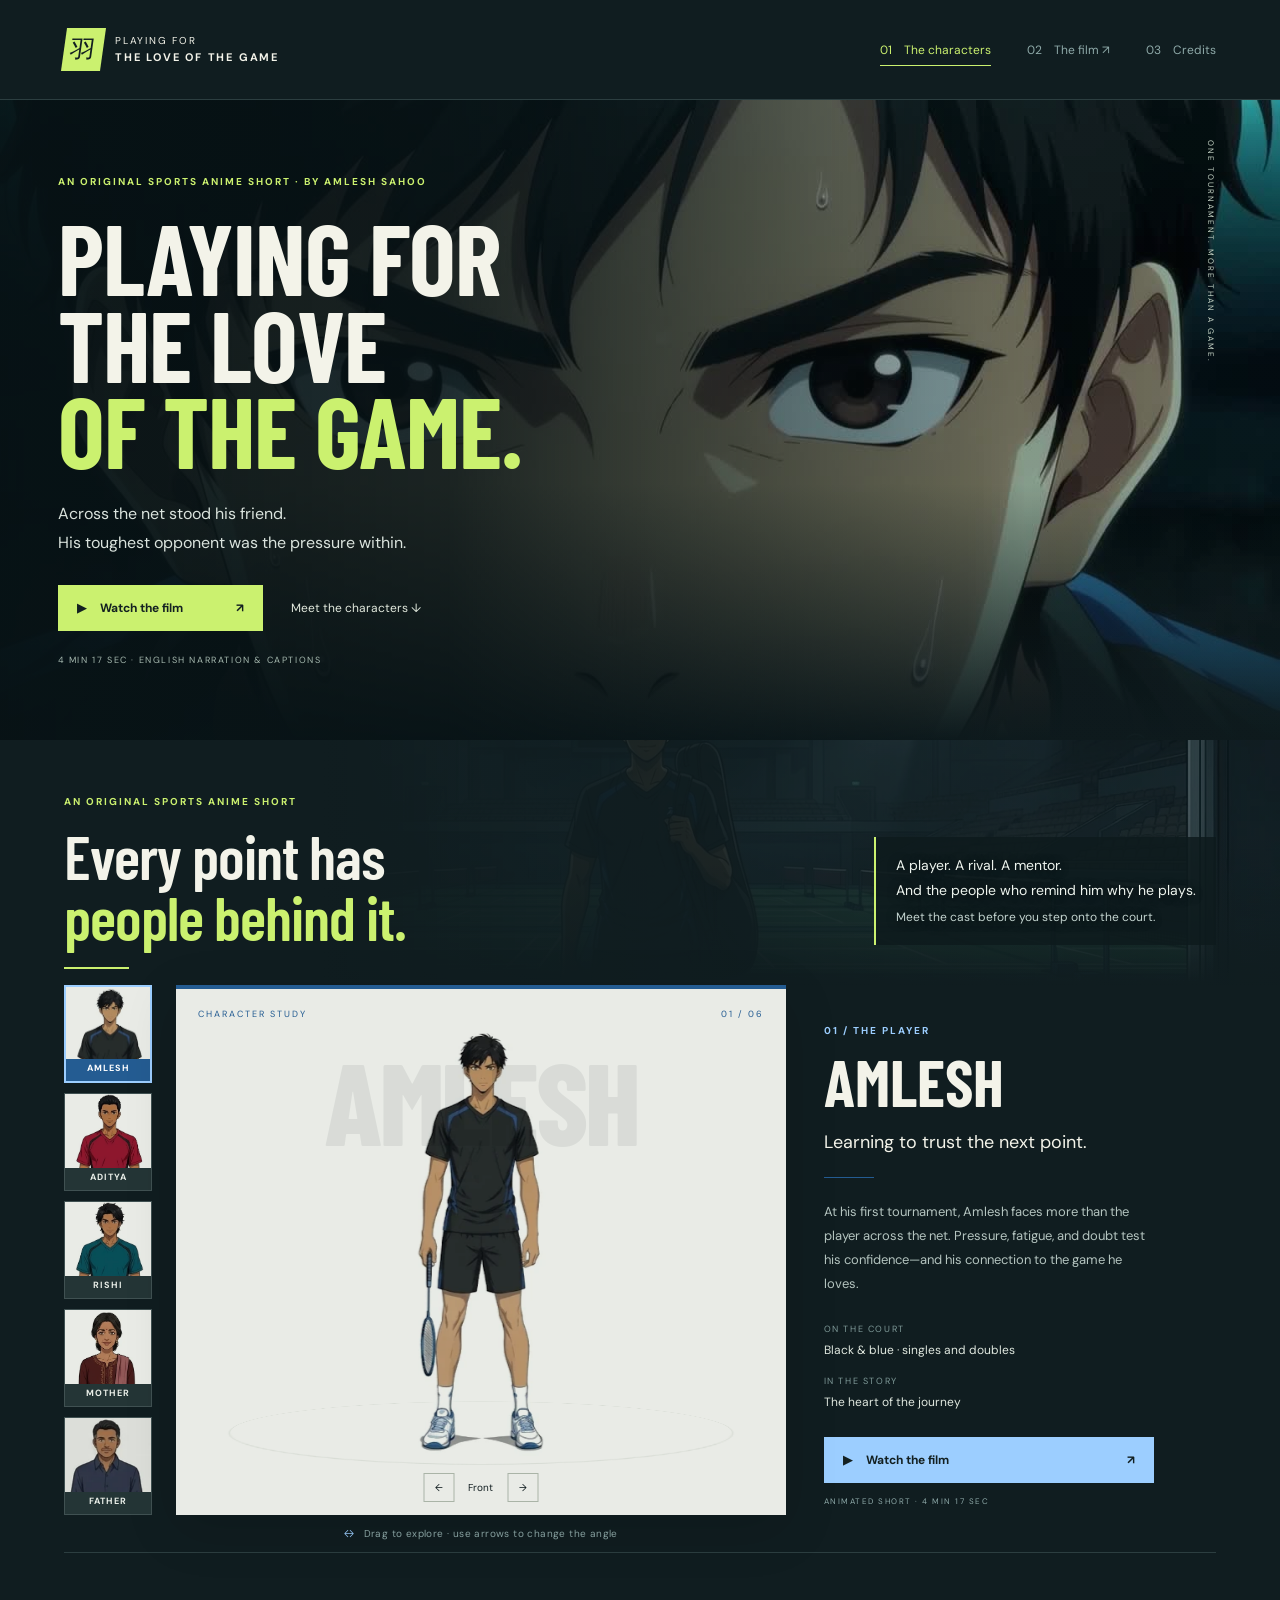
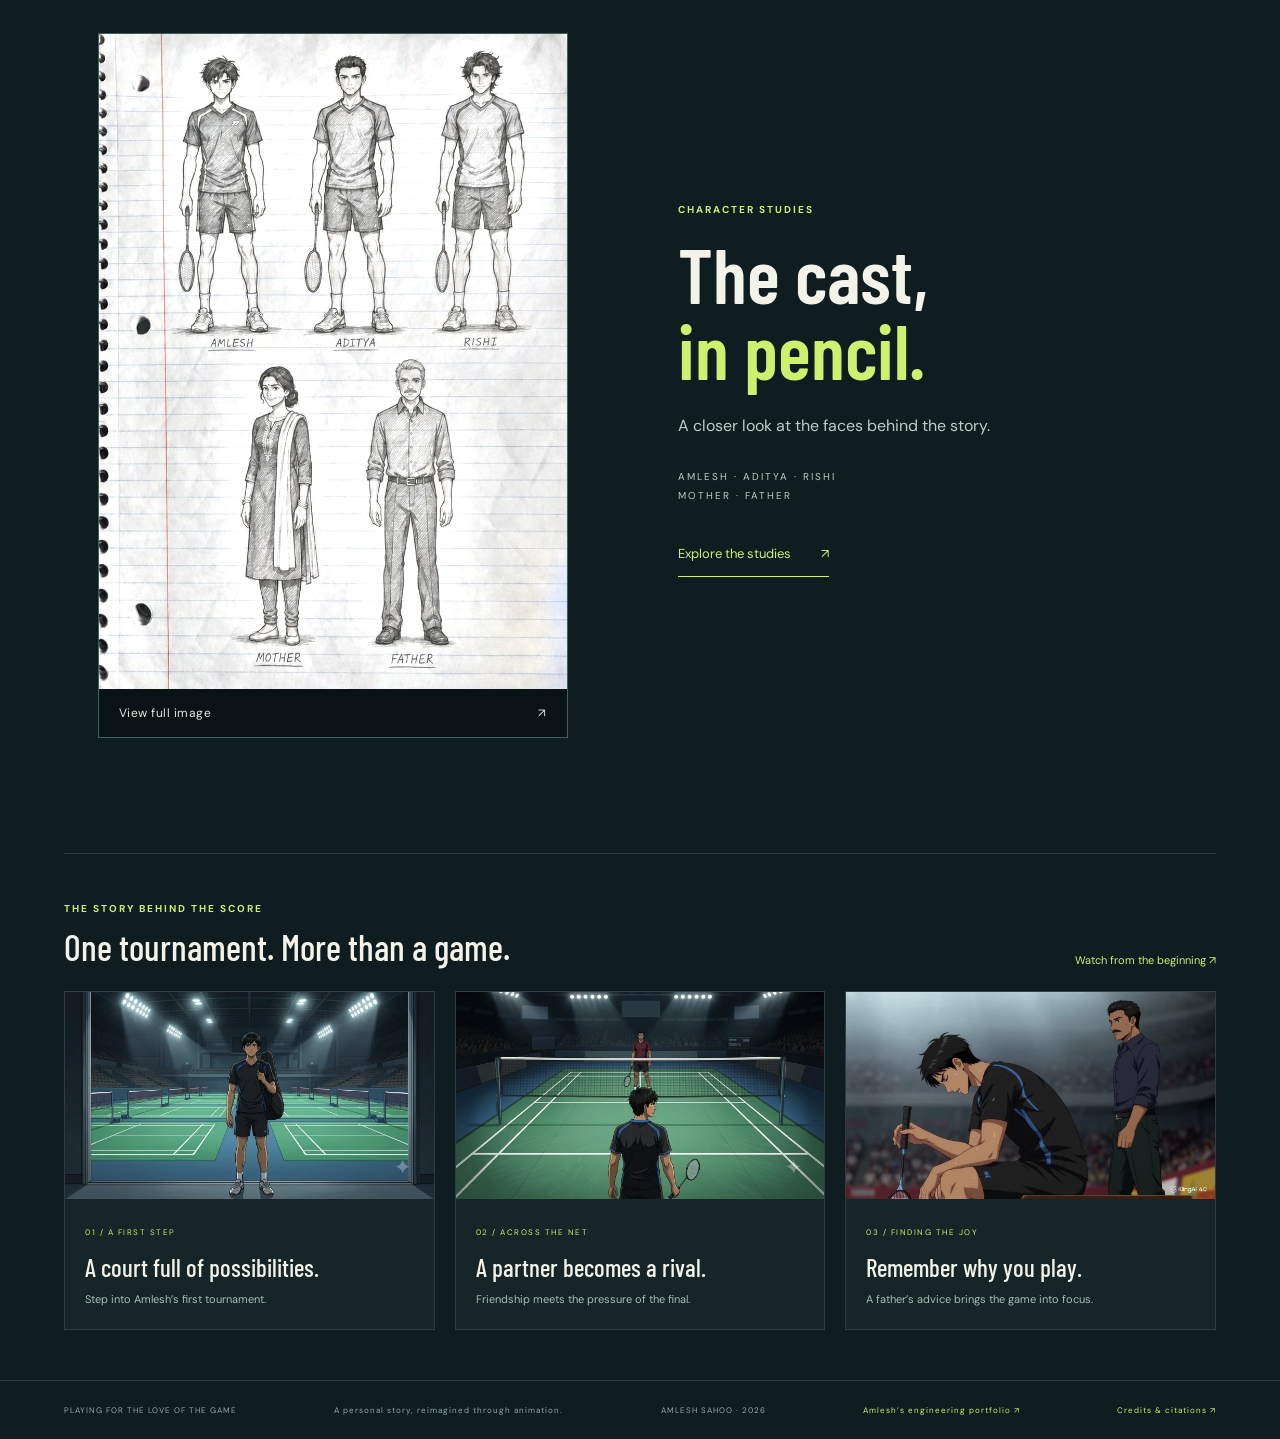
<file: index.html>
<!doctype html><html lang="en"><head><meta charset="utf-8"><meta name="viewport" content="width=device-width,initial-scale=1"><title>Playing for the Love of the Game — Meet the Cast</title><meta name="description" content="Meet the cast of Amlesh Sahoo's animated badminton short, then watch the 4-minute film about pressure, friendship and finding the joy of the game."><link rel="canonical" href="https://buffer-cloud.github.io/playing-for-love/"><link rel="icon" href="assets/favicon.svg" type="image/svg+xml"><meta name="theme-color" content="#101d20"><meta property="og:type" content="website"><meta property="og:site_name" content="Playing for the Love of the Game"><meta property="og:title" content="Playing for the Love of the Game — an animated badminton short"><meta property="og:description" content="Meet the cast of Amlesh Sahoo's animated badminton short, then watch the 4-minute film about pressure, friendship and finding the joy of the game."><meta property="og:url" content="https://buffer-cloud.github.io/playing-for-love/"><meta property="og:image" content="https://buffer-cloud.github.io/playing-for-love/assets/film-poster.jpg"><meta property="og:image:width" content="1280"><meta property="og:image:height" content="720"><meta property="og:image:alt" content="Close-up of Amlesh, focused before the deciding game"><meta name="twitter:card" content="summary_large_image"><meta name="twitter:title" content="Playing for the Love of the Game — an animated badminton short"><meta name="twitter:description" content="Meet the cast of Amlesh Sahoo's animated badminton short, then watch the 4-minute film about pressure, friendship and finding the joy of the game."><meta name="twitter:image" content="https://buffer-cloud.github.io/playing-for-love/assets/film-poster.jpg"><link rel="stylesheet" href="style.css"></head><body><a class="skip" href="#main">Skip to content</a><header><a class="brand" href="index.html"><span class="brand-mark">羽</span><span>PLAYING FOR<br><strong>THE LOVE OF THE GAME</strong></span></a><nav aria-label="Main navigation"><a class="active" href="index.html">01 <span>The characters</span></a><a href="film.html">02 <span>The film ↗</span></a><a href="credits.html">03 <span>Credits</span></a></nav></header><main id="main"><section class="cinema-hero" aria-labelledby="hero-title"><video id="hero-video" muted loop playsinline preload="none" poster="assets/film-poster.jpg" aria-hidden="true" tabindex="-1"></video><div class="hero-shade"></div><div class="hero-copy"><p class="eyebrow">AN ORIGINAL SPORTS ANIME SHORT · BY AMLESH SAHOO</p><h1 id="hero-title">PLAYING FOR<br>THE LOVE<br><em>OF THE GAME.</em></h1><p class="hero-hook">Across the net stood his friend.<br>His toughest opponent was the pressure within.</p><div class="hero-actions"><a class="watch" href="film.html"><span class="play">▶</span> Watch the film <span>↗</span></a><a class="meet-link" href="#characters">Meet the characters ↓</a></div><p class="hero-meta">4 MIN 17 SEC · ENGLISH NARRATION &amp; CAPTIONS</p></div><button id="hero-motion" class="hero-motion" aria-label="Play background montage" hidden>Play motion</button><span class="hero-label" aria-hidden="true">ONE TOURNAMENT. MORE THAN A GAME.</span></section><section class="intro" id="characters"><div><p class="eyebrow">AN ORIGINAL SPORTS ANIME SHORT</p><h2 class="gallery-heading">Every point has<br><em>people behind it.</em></h2></div><p class="intro-copy">A player. A rival. A mentor.<br>And the people who remind him why he plays.<br><span>Meet the cast before you step onto the court.</span></p></section><section class="gallery" aria-label="Meet the characters"><div class="roster" role="group" aria-label="Select a character"></div><div class="stage-wrap"><div class="stage" tabindex="0" role="group" aria-label="Character views. Drag horizontally or use left and right arrow keys."><div class="stage-word" aria-hidden="true">AMLESH</div><div class="stage-top"><span>CHARACTER STUDY</span><span id="view-count">01 / 06</span></div><div class="floor" aria-hidden="true"></div><div class="sprite"><img id="character" src="assets/amlesh.webp" alt="Amlesh in his black and blue badminton uniform" draggable="false"></div><div class="stage-bottom"><button id="prev" aria-label="Previous character angle">←</button><span id="angle">Front</span><button id="next" aria-label="Next character angle">→</button></div></div><div class="drag-note"><span>↔</span> Drag to explore · use arrows to change the angle</div></div><article class="bio" aria-live="polite"><p class="eyebrow" id="role"></p><h2 id="name"></h2><p class="tagline" id="tagline"></p><div class="rule"></div><p id="description"></p><dl><div><dt>ON THE COURT</dt><dd id="court"></dd></div><div><dt>IN THE STORY</dt><dd id="story"></dd></div></dl><a class="watch" href="film.html"><span class="play">▶</span> Watch the film <span>↗</span></a><p class="runtime">ANIMATED SHORT · 4 MIN 17 SEC</p></article></section><section class="sketch-section" id="character-studies" aria-labelledby="sketch-heading"><div class="sketch-art"><button class="sketch-open" aria-label="Enlarge the character studies"><img src="assets/character-studies-page.webp" alt="Pencil-style studies of Amlesh, Aditya, Rishi, Mother, and Father on a lined notebook page" loading="lazy" width="900" height="1260"><span>View full image <span aria-hidden="true">↗</span></span></button></div><div class="sketch-copy"><p class="eyebrow">CHARACTER STUDIES</p><h2 id="sketch-heading">The cast,<br><em>in pencil.</em></h2><p>A closer look at the faces behind the story.</p><p class="sketch-names">AMLESH · ADITYA · RISHI<br>MOTHER · FATHER</p><button class="sketch-open sketch-view">Explore the studies <span aria-hidden="true">↗</span></button></div></section><dialog class="sketch-dialog" aria-label="Character studies enlarged"><button class="sketch-close" aria-label="Close enlarged character studies">Close ✕</button><img src="assets/character-studies-page.webp" width="900" height="1260" alt="Enlarged pencil-style studies of all five characters on a lined notebook page"></dialog><section class="story-section" aria-labelledby="story-heading"><div class="section-heading"><div><p class="eyebrow">THE STORY BEHIND THE SCORE</p><h2 id="story-heading">One tournament. More than a game.</h2></div><a href="film.html">Watch from the beginning ↗</a></div><div class="story-grid"><a class="story-card" href="film.html?t=16.5"><img src="assets/arrival.webp" alt="Amlesh arrives at the tournament hall" loading="lazy"><div><span>01 / A FIRST STEP</span><h3>A court full of possibilities.</h3><p>Step into Amlesh’s first tournament.</p></div></a><a class="story-card" href="film.html?t=75.5"><img src="assets/faceoff.webp" alt="Amlesh and Aditya face each other across the net" loading="lazy"><div><span>02 / ACROSS THE NET</span><h3>A partner becomes a rival.</h3><p>Friendship meets the pressure of the final.</p></div></a><a class="story-card" href="film.html?t=139"><img src="assets/father-scene.jpg" alt="Amlesh listens to his father beside the court" loading="lazy"><div><span>03 / FINDING THE JOY</span><h3>Remember why you play.</h3><p>A father’s advice brings the game into focus.</p></div></a></div></section></main><footer><span>PLAYING FOR THE LOVE OF THE GAME</span><span>A personal story, reimagined through animation.</span><span>AMLESH SAHOO · 2026</span><a href="https://buffer-cloud.github.io/" target="_blank" rel="noopener">Amlesh’s engineering portfolio ↗</a><a href="credits.html">Credits &amp; citations ↗</a></footer><script src="app.js"></script><script src="motion.js"></script><script src="hero.js"></script><script src="studies.js"></script></body></html>
</file>
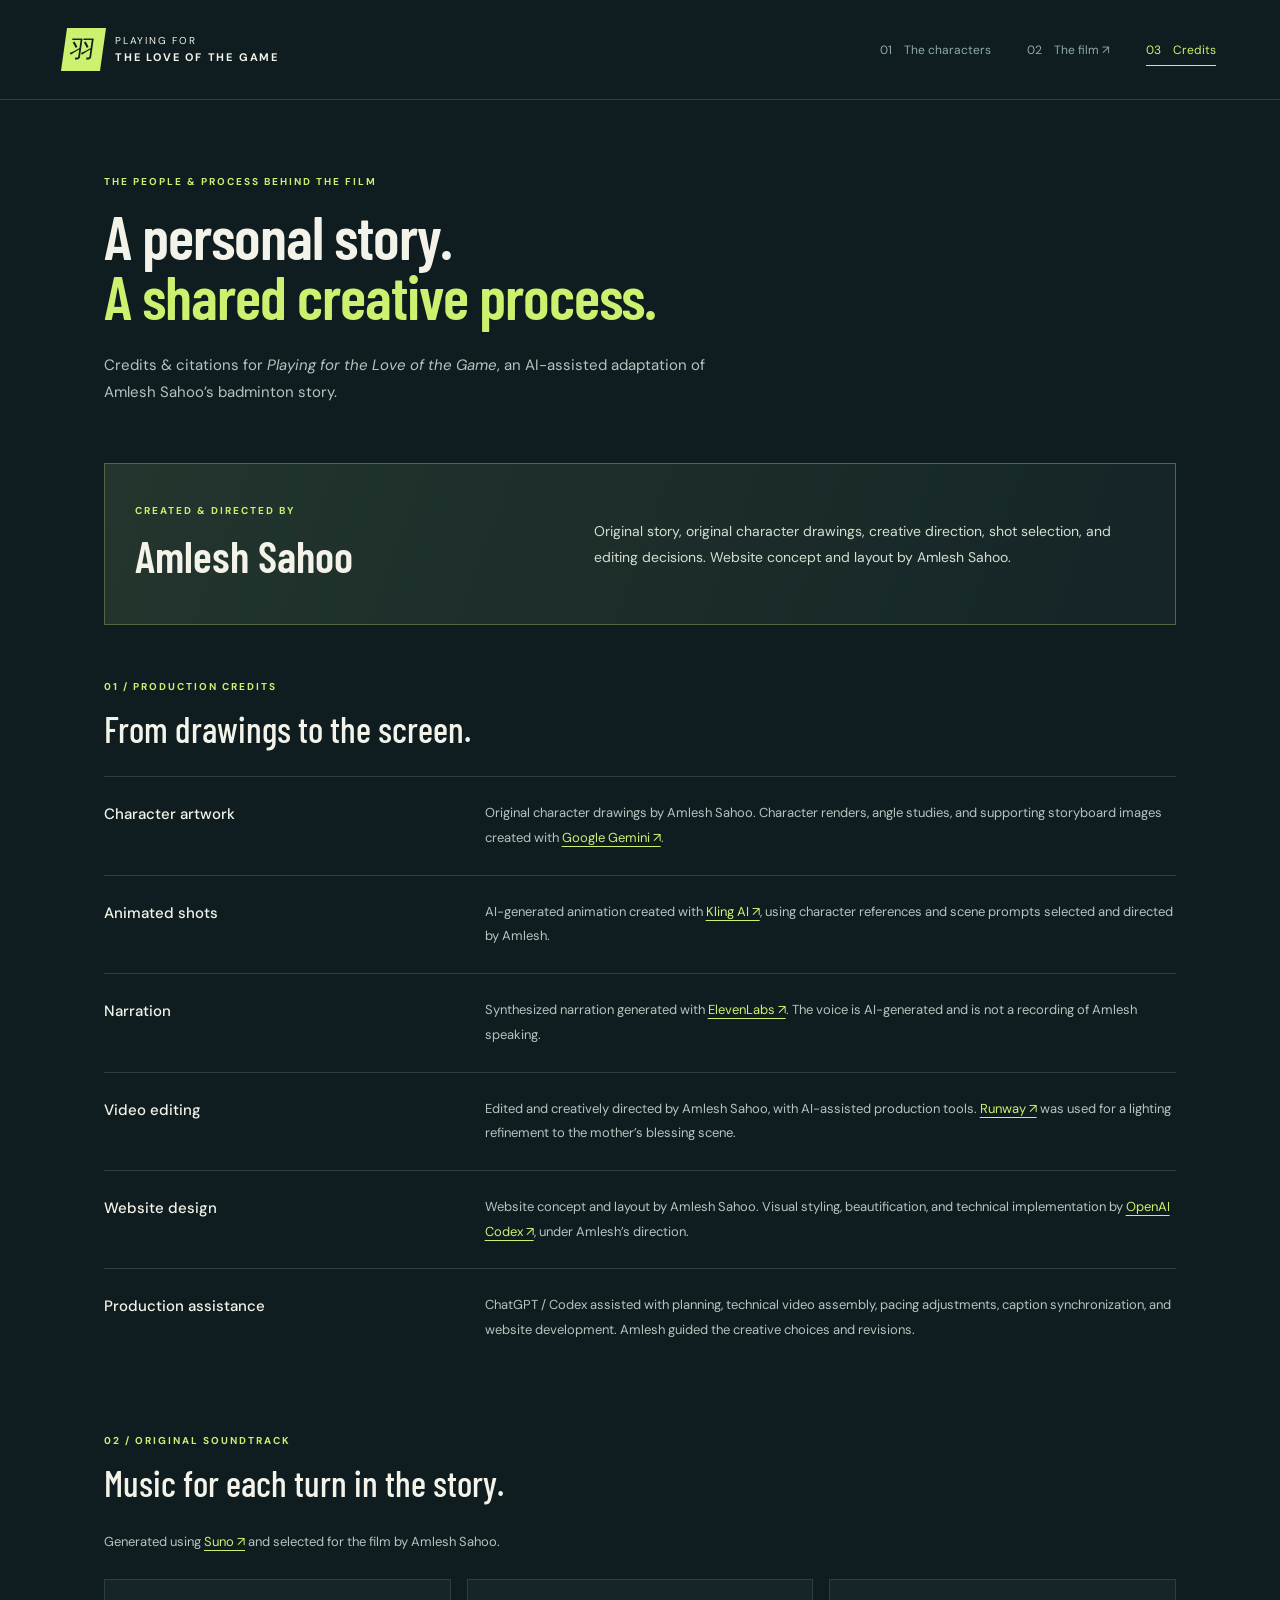
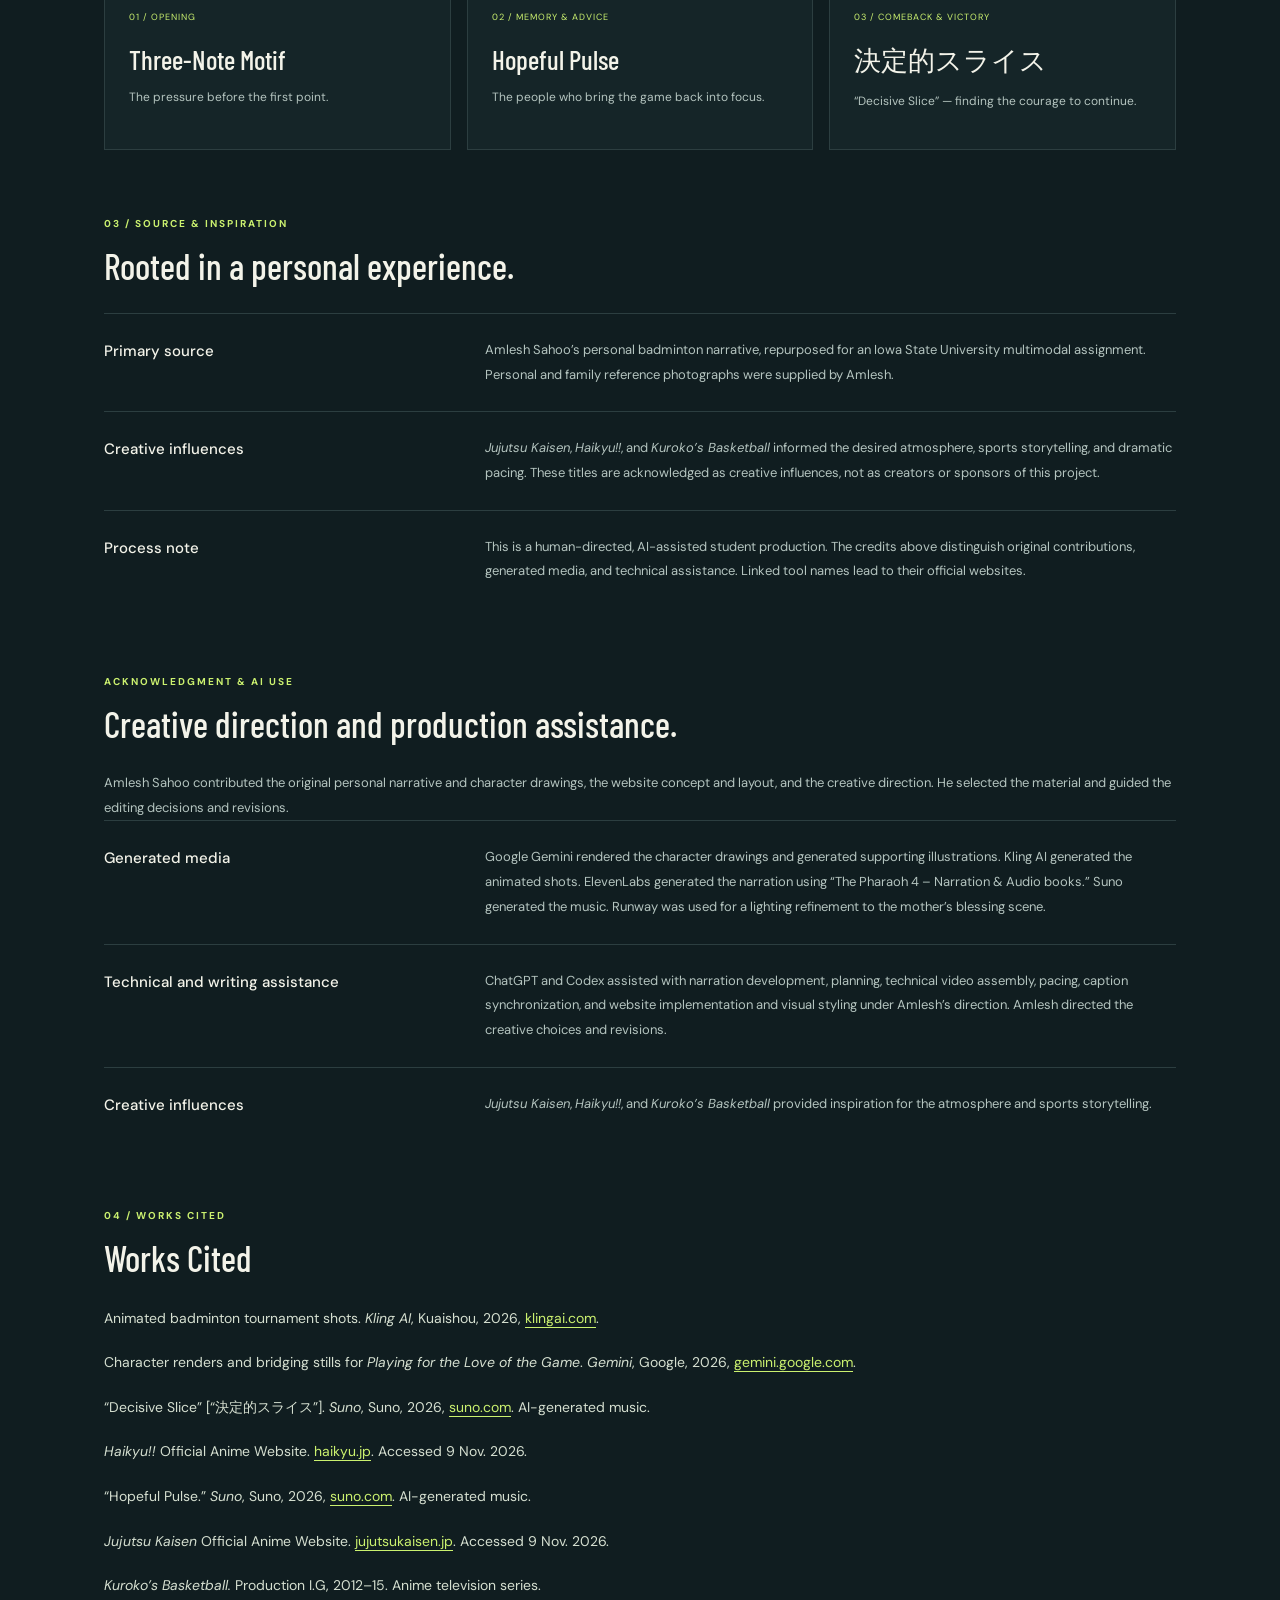
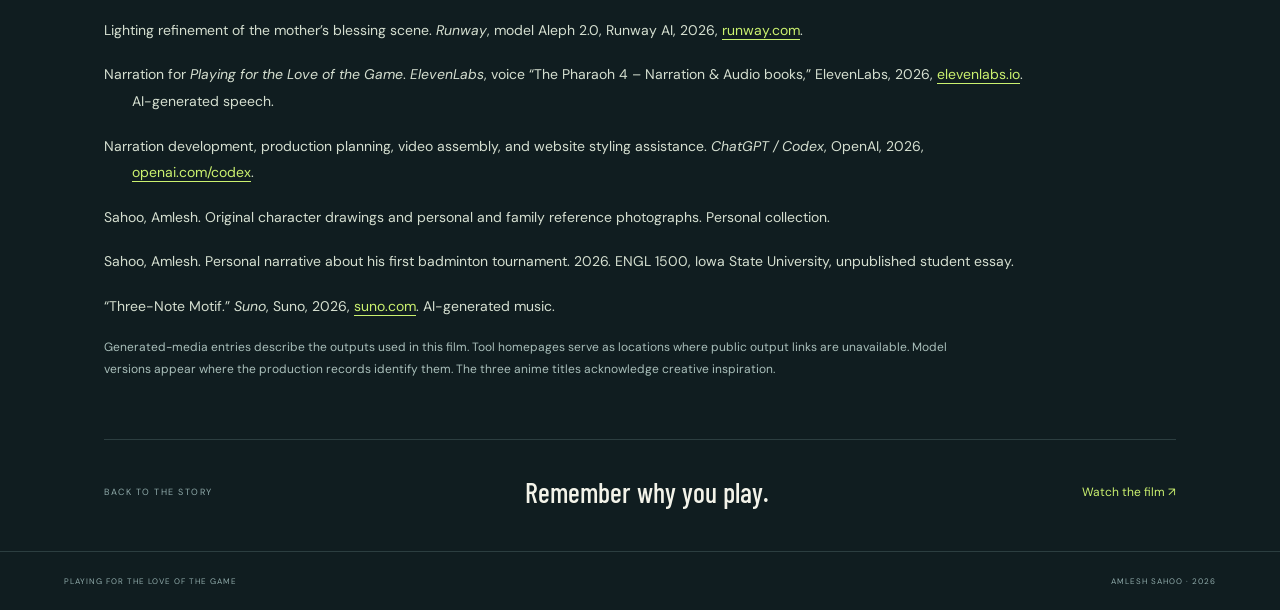
<file: credits.html>
<!doctype html><html lang="en"><head><meta charset="utf-8"><meta name="viewport" content="width=device-width,initial-scale=1"><title>Credits &amp; Citations — Playing for the Love of the Game</title><meta name="description" content="Production credits, tools and MLA citations for Amlesh Sahoo’s AI-assisted animated badminton short."><link rel="canonical" href="https://buffer-cloud.github.io/playing-for-love/credits.html"><link rel="icon" href="assets/favicon.svg" type="image/svg+xml"><meta name="theme-color" content="#101d20"><meta property="og:type" content="website"><meta property="og:site_name" content="Playing for the Love of the Game"><meta property="og:title" content="Credits & Citations — Playing for the Love of the Game"><meta property="og:description" content="Production credits, tools and MLA citations for Amlesh Sahoo’s AI-assisted animated badminton short."><meta property="og:url" content="https://buffer-cloud.github.io/playing-for-love/credits.html"><meta property="og:image" content="https://buffer-cloud.github.io/playing-for-love/assets/film-poster.jpg"><meta property="og:image:width" content="1280"><meta property="og:image:height" content="720"><meta property="og:image:alt" content="Close-up of Amlesh, focused before the deciding game"><meta name="twitter:card" content="summary_large_image"><meta name="twitter:title" content="Credits & Citations — Playing for the Love of the Game"><meta name="twitter:description" content="Production credits, tools and MLA citations for Amlesh Sahoo’s AI-assisted animated badminton short."><meta name="twitter:image" content="https://buffer-cloud.github.io/playing-for-love/assets/film-poster.jpg"><link rel="stylesheet" href="style.css"></head><body><a class="skip" href="#main">Skip to content</a><header><a class="brand" href="index.html"><span class="brand-mark">羽</span><span>PLAYING FOR<br><strong>THE LOVE OF THE GAME</strong></span></a><nav aria-label="Main navigation"><a href="index.html">01 <span>The characters</span></a><a href="film.html">02 <span>The film ↗</span></a><a class="active" aria-current="page" href="credits.html">03 <span>Credits</span></a></nav></header><main id="main" class="credits-page">
<section class="credits-hero"><p class="eyebrow">THE PEOPLE &amp; PROCESS BEHIND THE FILM</p><h1>A personal story.<br><em>A shared creative process.</em></h1><p>Credits &amp; citations for <i>Playing for the Love of the Game</i>, an AI-assisted adaptation of Amlesh Sahoo’s badminton story.</p></section>
<section class="creator-credit"><div><p class="eyebrow">CREATED &amp; DIRECTED BY</p><h2>Amlesh Sahoo</h2></div><p>Original story, original character drawings, creative direction, shot selection, and editing decisions. Website concept and layout by Amlesh Sahoo.</p></section>
<section class="credit-section"><p class="eyebrow">01 / PRODUCTION CREDITS</p><h2>From drawings to the screen.</h2>
<div class="credit-row"><h3>Character artwork</h3><p>Original character drawings by Amlesh Sahoo. Character renders, angle studies, and supporting storyboard images created with <a href="https://gemini.google.com/">Google Gemini ↗</a>.</p></div>
<div class="credit-row"><h3>Animated shots</h3><p>AI-generated animation created with <a href="https://kling.ai/">Kling AI ↗</a>, using character references and scene prompts selected and directed by Amlesh.</p></div>
<div class="credit-row"><h3>Narration</h3><p>Synthesized narration generated with <a href="https://elevenlabs.io/">ElevenLabs ↗</a>. The voice is AI-generated and is not a recording of Amlesh speaking.</p></div>
<div class="credit-row"><h3>Video editing</h3><p>Edited and creatively directed by Amlesh Sahoo, with AI-assisted production tools. <a href="https://runway.com/">Runway ↗</a> was used for a lighting refinement to the mother’s blessing scene.</p></div>
<div class="credit-row"><h3>Website design</h3><p>Website concept and layout by Amlesh Sahoo. Visual styling, beautification, and technical implementation by <a href="https://openai.com/codex/">OpenAI Codex ↗</a>, under Amlesh’s direction.</p></div>
<div class="credit-row"><h3>Production assistance</h3><p>ChatGPT / Codex assisted with planning, technical video assembly, pacing adjustments, caption synchronization, and website development. Amlesh guided the creative choices and revisions.</p></div>
</section>
<section class="credit-section"><p class="eyebrow">02 / ORIGINAL SOUNDTRACK</p><h2>Music for each turn in the story.</h2><p class="credit-intro">Generated using <a href="https://suno.com/">Suno ↗</a> and selected for the film by Amlesh Sahoo.</p><div class="music-credits">
<article><span>01 / OPENING</span><h3>Three-Note Motif</h3><p>The pressure before the first point.</p></article>
<article><span>02 / MEMORY &amp; ADVICE</span><h3>Hopeful Pulse</h3><p>The people who bring the game back into focus.</p></article>
<article><span>03 / COMEBACK &amp; VICTORY</span><h3>決定的スライス</h3><p>“Decisive Slice” — finding the courage to continue.</p></article></div></section>
<section class="credit-section"><p class="eyebrow">03 / SOURCE &amp; INSPIRATION</p><h2>Rooted in a personal experience.</h2>
<div class="credit-row"><h3>Primary source</h3><p>Amlesh Sahoo’s personal badminton narrative, repurposed for an Iowa State University multimodal assignment. Personal and family reference photographs were supplied by Amlesh.</p></div>
<div class="credit-row"><h3>Creative influences</h3><p><i>Jujutsu Kaisen</i>, <i>Haikyu!!</i>, and <i>Kuroko’s Basketball</i> informed the desired atmosphere, sports storytelling, and dramatic pacing. These titles are acknowledged as creative influences, not as creators or sponsors of this project.</p></div>
<div class="credit-row"><h3>Process note</h3><p>This is a human-directed, AI-assisted student production. The credits above distinguish original contributions, generated media, and technical assistance. Linked tool names lead to their official websites.</p></div>
</section><section class="credit-section" aria-labelledby="acknowledgment-title"><p class="eyebrow">ACKNOWLEDGMENT &amp; AI USE</p><h2 id="acknowledgment-title">Creative direction and production assistance.</h2><p class="credit-intro">Amlesh Sahoo contributed the original personal narrative and character drawings, the website concept and layout, and the creative direction. He selected the material and guided the editing decisions and revisions.</p><div class="credit-row"><h3>Generated media</h3><p>Google Gemini rendered the character drawings and generated supporting illustrations. Kling AI generated the animated shots. ElevenLabs generated the narration using “The Pharaoh 4 – Narration &amp; Audio books.” Suno generated the music. Runway was used for a lighting refinement to the mother’s blessing scene.</p></div><div class="credit-row"><h3>Technical and writing assistance</h3><p>ChatGPT and Codex assisted with narration development, planning, technical video assembly, pacing, caption synchronization, and website implementation and visual styling under Amlesh’s direction. Amlesh directed the creative choices and revisions.</p></div><div class="credit-row"><h3>Creative influences</h3><p><i>Jujutsu Kaisen</i>, <i>Haikyu!!</i>, and <i>Kuroko’s Basketball</i> provided inspiration for the atmosphere and sports storytelling.</p></div></section><section class="credit-section works-cited" aria-labelledby="works-title"><p class="eyebrow">04 / WORKS CITED</p><h2 id="works-title">Works Cited</h2><div class="mla-entries"><p>Animated badminton tournament shots. <i>Kling AI</i>, Kuaishou, 2026, <a href="https://klingai.com/">klingai.com</a>.</p><p>Character renders and bridging stills for <i>Playing for the Love of the Game</i>. <i>Gemini</i>, Google, 2026, <a href="https://gemini.google.com/">gemini.google.com</a>.</p><p>“Decisive Slice” [“決定的スライス”]. <i>Suno</i>, Suno, 2026, <a href="https://suno.com/">suno.com</a>. AI-generated music.</p><p><i>Haikyu!!</i> Official Anime Website. <a href="https://haikyu.jp/">haikyu.jp</a>. Accessed 9 Nov. 2026.</p><p>“Hopeful Pulse.” <i>Suno</i>, Suno, 2026, <a href="https://suno.com/">suno.com</a>. AI-generated music.</p><p><i>Jujutsu Kaisen</i> Official Anime Website. <a href="https://jujutsukaisen.jp/">jujutsukaisen.jp</a>. Accessed 9 Nov. 2026.</p><p><i>Kuroko’s Basketball.</i> Production I.G, 2012–15. Anime television series.</p><p>Lighting refinement of the mother’s blessing scene. <i>Runway</i>, model Aleph 2.0, Runway AI, 2026, <a href="https://runway.com/">runway.com</a>.</p><p>Narration for <i>Playing for the Love of the Game</i>. <i>ElevenLabs</i>, voice “The Pharaoh 4 – Narration &amp; Audio books,” ElevenLabs, 2026, <a href="https://elevenlabs.io/">elevenlabs.io</a>. AI-generated speech.</p><p>Narration development, production planning, video assembly, and website styling assistance. <i>ChatGPT / Codex</i>, OpenAI, 2026, <a href="https://openai.com/codex/">openai.com/codex</a>.</p><p>Sahoo, Amlesh. Original character drawings and personal and family reference photographs. Personal collection.</p><p>Sahoo, Amlesh. Personal narrative about his first badminton tournament. 2026. ENGL 1500, Iowa State University, unpublished student essay.</p><p>“Three-Note Motif.” <i>Suno</i>, Suno, 2026, <a href="https://suno.com/">suno.com</a>. AI-generated music.</p></div><p class="citation-note">Generated-media entries describe the outputs used in this film. Tool homepages serve as locations where public output links are unavailable. Model versions appear where the production records identify them. The three anime titles acknowledge creative inspiration.</p></section><section class="closing"><span>BACK TO THE STORY</span><p>Remember why you play.</p><a href="film.html">Watch the film ↗</a></section></main><footer><span>PLAYING FOR THE LOVE OF THE GAME</span><span>AMLESH SAHOO · 2026</span></footer><script src="motion.js"></script></body></html>
</file>
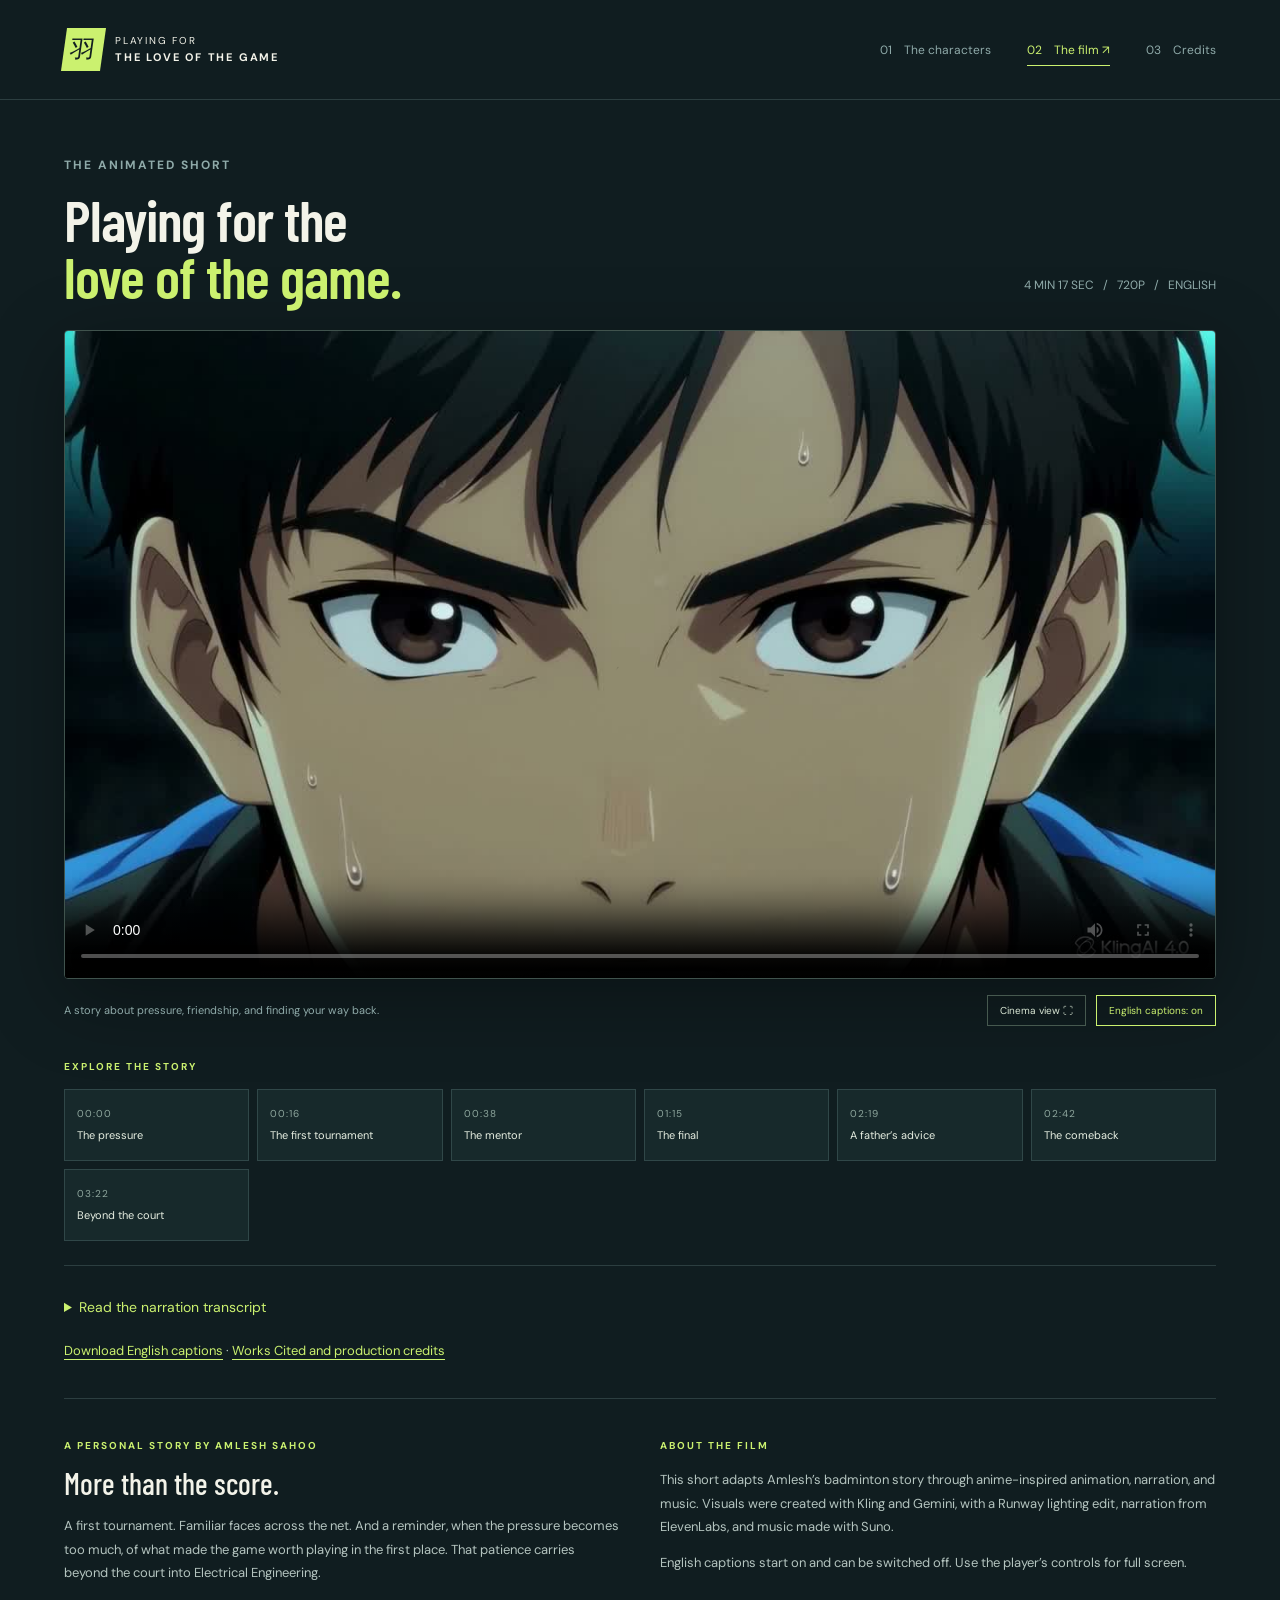
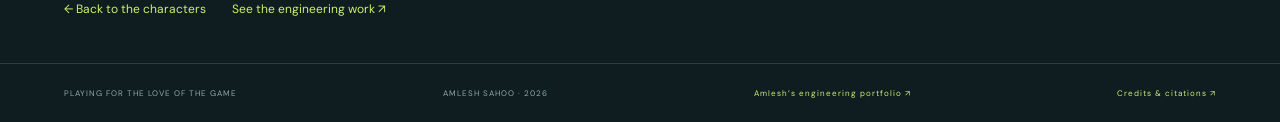
<file: film.html>
<!doctype html><html lang="en"><head><meta charset="utf-8"><meta name="viewport" content="width=device-width,initial-scale=1"><title>The Film — Playing for the Love of the Game</title><meta name="description" content="A 4-minute animated short by Amlesh Sahoo about a first tournament, a friend across the net, and a father’s advice. English narration and captions."><link rel="canonical" href="https://buffer-cloud.github.io/playing-for-love/film.html"><link rel="icon" href="assets/favicon.svg" type="image/svg+xml"><meta name="theme-color" content="#101d20"><meta property="og:type" content="video.other"><meta property="og:site_name" content="Playing for the Love of the Game"><meta property="og:title" content="Watch: Playing for the Love of the Game"><meta property="og:description" content="A 4-minute animated short by Amlesh Sahoo about a first tournament, a friend across the net, and a father’s advice. English narration and captions."><meta property="og:url" content="https://buffer-cloud.github.io/playing-for-love/film.html"><meta property="og:image" content="https://buffer-cloud.github.io/playing-for-love/assets/film-poster.jpg"><meta property="og:image:width" content="1280"><meta property="og:image:height" content="720"><meta property="og:image:alt" content="Close-up of Amlesh, focused before the deciding game"><meta name="twitter:card" content="summary_large_image"><meta name="twitter:title" content="Watch: Playing for the Love of the Game"><meta name="twitter:description" content="A 4-minute animated short by Amlesh Sahoo about a first tournament, a friend across the net, and a father’s advice. English narration and captions."><meta name="twitter:image" content="https://buffer-cloud.github.io/playing-for-love/assets/film-poster.jpg"><link rel="stylesheet" href="style.css"></head><body><a class="skip" href="#main">Skip to content</a><header><a class="brand" href="index.html"><span class="brand-mark">羽</span><span>PLAYING FOR<br><strong>THE LOVE OF THE GAME</strong></span></a><nav aria-label="Main navigation"><a href="index.html">01 <span>The characters</span></a><a class="active" href="film.html">02 <span>The film ↗</span></a><a href="credits.html">03 <span>Credits</span></a></nav></header><main id="main"><section class="film-heading"><div><p class="eyebrow">THE ANIMATED SHORT</p><h1>Playing for the<br><em>love of the game.</em></h1></div><p>4 MIN 17 SEC &nbsp; / &nbsp; 720P &nbsp; / &nbsp; ENGLISH</p></section><section class="cinema-player" aria-label="Film player"><div class="screen"><video id="film" controls playsinline preload="metadata" poster="assets/film-poster.jpg" aria-label="Playing for the Love of the Game"><source src="assets/film-final-720p.mp4" type="video/mp4"><track default kind="subtitles" src="assets/subtitles.vtt?v=final-v2" srclang="en" label="English">Your browser does not support this video. <a href="assets/film-final-720p.mp4">Download the film</a>.</video></div><div class="player-caption"><span>A story about pressure, friendship, and finding your way back.</span><div class="player-tools"><button id="cinema-toggle" aria-pressed="false">Cinema view ⛶</button><button id="caption-toggle" aria-pressed="true">English captions: on</button></div></div></section><section class="chapters" aria-label="Film chapters"><p class="eyebrow">EXPLORE THE STORY</p><div class="chapter-list"><button data-time="0"><span>00:00</span>The pressure</button><button data-time="16.5"><span>00:16</span>The first tournament</button><button data-time="38"><span>00:38</span>The mentor</button><button data-time="75.5"><span>01:15</span>The final</button><button data-time="139"><span>02:19</span>A father’s advice</button><button data-time="162.5"><span>02:42</span>The comeback</button><button data-time="202"><span>03:22</span>Beyond the court</button></div></section><section class="transcript-section"><details><summary>Read the narration transcript</summary><div><p><span>00:00:00</span> My name is Amlesh. This was my first tournament.</p><p><span>00:00:16</span> Three days earlier, the tournament hall felt enormous. I had never played in a place like this before.</p><p><span>00:00:27</span> I entered both singles and doubles. Every round made the court feel less unfamiliar.</p><p><span>00:00:44</span> Rishi had taught me to trust the next shot, even when I was unsure of the last one.</p><p><span>00:00:53</span> The semifinal put me opposite Rishi, the person who first made me want to play.</p><p><span>00:01:06</span> When the semifinal ended, Rishi smiled first. That made the win feel different.</p><p><span>00:01:15</span> Aditya and I had reached the doubles final together. Now he was my singles opponent.</p><p><span>00:01:27</span> Aditya knew my game better than anyone there. I knew his, too.</p><p><span>00:01:39</span> Aditya took the first game. I kept searching for a way back into the match.</p><p><span>00:01:50</span> In the second game, I found a rhythm. My feet moved again, and we were even.</p><p><span>00:01:58</span> Then the cold tightened my legs. The decider began, and I lost its first six points.</p><p><span>00:02:20</span> Don&#x27;t play the match to win; play like you enjoy the match.</p><p><span>00:02:38</span> The next return felt like practice. I stopped counting what I might lose.</p><p><span>00:02:47</span> We drew level. Then I moved ahead.</p><p><span>00:02:59</span> I won the title.</p><p><span>00:03:10</span> But what stayed with me was the joy of playing again.</p><p><span>00:03:23</span> My father reminded me to enjoy the game, not just chase the result.</p><p><span>00:03:28</span> Later, I carried that lesson into Electrical Engineering.</p><p><span>00:03:33</span> When a circuit fails, I can focus on the next thing to test.</p><p><span>00:03:37</span> I’m learning to enjoy discovering why something works, even when it takes several attempts.</p><p><span>00:03:44</span> The same patience. A new kind of challenge.</p><p><span>00:03:48</span> One point. One circuit. One problem at a time.</p></div></details><p><a href="assets/subtitles.vtt" download>Download English captions</a> · <a href="credits.html#works-title">Works Cited and production credits</a></p></section><section class="film-details"><div><p class="eyebrow">A PERSONAL STORY BY AMLESH SAHOO</p><h2>More than the score.</h2><p>A first tournament. Familiar faces across the net. And a reminder, when the pressure becomes too much, of what made the game worth playing in the first place. That patience carries beyond the court into Electrical Engineering.</p><a class="back" href="index.html">← Back to the characters</a> <a class="back portfolio-link" href="https://buffer-cloud.github.io/" target="_blank" rel="noopener">See the engineering work ↗</a></div><div><p class="eyebrow">ABOUT THE FILM</p><p>This short adapts Amlesh’s badminton story through anime-inspired animation, narration, and music. Visuals were created with Kling and Gemini, with a Runway lighting edit, narration from ElevenLabs, and music made with Suno.</p><p>English captions start on and can be switched off. Use the player’s controls for full screen.</p></div></section></main><footer><span>PLAYING FOR THE LOVE OF THE GAME</span><span>AMLESH SAHOO · 2026</span><a href="https://buffer-cloud.github.io/" target="_blank" rel="noopener">Amlesh’s engineering portfolio ↗</a><a href="credits.html">Credits &amp; citations ↗</a></footer><script src="film.js"></script><script src="motion.js"></script></body></html>
</file>
<file: style.css>
@import url('https://fonts.googleapis.com/css2?family=Barlow+Condensed:wght@500;600;700;800&family=DM+Sans:wght@400;500;600;700&display=swap');
:root{--ink:#121e21;--muted:#8faaa9;--paper:#e9ebe6;--accent:#cbf16f;--line:#2c3e40}*{box-sizing:border-box}body{margin:0;background:#101d20;color:#f3f3e9;font-family:'DM Sans',Arial,sans-serif}a{color:inherit;text-decoration:none}button{font:inherit}header{max-width:1480px;margin:auto;height:100px;padding:0 5%;display:flex;align-items:center;justify-content:space-between;border-bottom:1px solid var(--line)}.brand{display:flex;gap:12px;align-items:center;font-size:10px;letter-spacing:1.8px;line-height:1.6}.brand strong{font-size:11px}.brand-mark{display:grid;place-items:center;background:var(--accent);color:var(--ink);width:39px;height:43px;font-size:25px;transform:skew(-8deg)}nav{display:flex;gap:36px;font-size:12px}nav a{color:var(--muted);padding:12px 0}nav a span{margin-left:9px}nav .active{color:var(--accent)}main{max-width:1480px;margin:auto;padding:0 5%}.intro{display:flex;justify-content:space-between;align-items:end;padding:44px 0 34px}.eyebrow{font-size:10px;font-weight:700;letter-spacing:2px;color:var(--accent)}h1{font-family:'Barlow Condensed',Impact,sans-serif;font-size:clamp(44px,4.8vw,72px);font-weight:600;line-height:.98;letter-spacing:-1px;margin:18px 0 0}h1 em{font-style:normal;color:var(--accent)}.intro-copy{color:#cad6d0;line-height:1.8;font-size:13px;margin:0 0 2px}.intro-copy span{color:var(--muted);font-size:11px}.gallery{display:grid;grid-template-columns:88px minmax(320px,1.2fr) minmax(260px,.8fr);gap:24px;align-items:start}.roster{display:flex;flex-direction:column;gap:10px}.cast-button{height:98px;width:88px;position:relative;border:1px solid #405152;background:#243536;padding:0;cursor:pointer;overflow:hidden;color:#e9eee8;transition:border-color .2s,background .2s}.cast-button[aria-pressed=true]{border:2px solid var(--accent);background:#e5e9dd;color:#132022}.cast-button .mini{position:absolute;inset:0 0 22px;overflow:hidden;background:var(--paper)}.mini img{position:absolute;mix-blend-mode:multiply;max-width:none}.cast-button span{position:absolute;bottom:7px;left:0;right:0;font-size:9px;letter-spacing:1px;font-weight:bold}.stage{height:530px;position:relative;background:var(--paper);color:var(--ink);overflow:hidden;touch-action:pan-y;cursor:grab}.stage:active{cursor:grabbing}.stage:focus-visible{outline:3px solid var(--accent);outline-offset:4px}.stage-word{position:absolute;font-family:'Barlow Condensed',Impact,sans-serif;font-weight:800;font-size:clamp(80px,9vw,144px);letter-spacing:-3px;top:42px;left:50%;transform:translateX(-50%);opacity:.07;white-space:nowrap}.stage-top{position:absolute;top:19px;left:22px;right:22px;display:flex;justify-content:space-between;font-size:9px;letter-spacing:2px;z-index:2}.floor{position:absolute;width:80%;height:140px;left:10%;bottom:20px;border:1px solid #c5ccc2;transform:perspective(250px) rotateX(65deg);border-radius:50%;opacity:.5}.sprite{position:absolute;width:250px;height:440px;bottom:45px;left:50%;transform:translateX(-50%);overflow:hidden;mix-blend-mode:multiply;pointer-events:none}.sprite img{position:absolute;max-width:none;user-select:none}.stage-bottom{position:absolute;bottom:13px;left:50%;transform:translateX(-50%);display:flex;align-items:center;gap:14px;font-size:10px;white-space:nowrap}.stage-bottom button{width:31px;height:29px;border:1px solid #aab4a7;background:transparent;cursor:pointer;color:var(--ink)}.stage-bottom button:hover{background:#d4ddc8}.drag-note{padding:12px 0;font-size:10px;letter-spacing:.4px;color:var(--muted);text-align:center}.drag-note span{margin-right:6px;color:var(--accent)}.bio{padding:29px 0 10px 14px}.bio h2{font:700 clamp(44px,5vw,72px)/1 'Barlow Condensed',Impact,sans-serif;text-transform:uppercase;margin:13px 0}.tagline{font-size:18px;line-height:1.45;max-width:290px;margin:15px 0 22px}.rule{height:1px;background:var(--line);width:50px;margin:22px 0}.bio #description{font-size:13px;line-height:1.85;color:#b4c4bf;max-width:330px}dl{margin:27px 0}dl div{margin:17px 0}dt{font-size:9px;letter-spacing:1.6px;color:#7f9a98}dd{font-size:12px;margin:7px 0;color:#e0e8df}.watch{display:flex;gap:14px;align-items:center;background:var(--accent);color:#132021;padding:15px 19px;max-width:330px;font-size:12px;font-weight:bold}.watch>span:last-child{margin-left:auto}.play{font-size:12px}.runtime{font-size:8px;letter-spacing:1.5px;color:var(--muted);margin-top:13px}.closing{border-top:1px solid var(--line);margin-top:34px;padding:36px 0 42px;display:flex;justify-content:space-between;align-items:center;gap:25px}.closing>span{font-size:9px;letter-spacing:1.5px;max-width:150px;line-height:1.7;color:var(--muted)}.closing p{font:500 28px/1.2 'Barlow Condensed',sans-serif;margin:0}.closing a{font-size:12px;color:var(--accent)}footer{border-top:1px solid var(--line);padding:24px 5%;display:flex;justify-content:space-between;gap:20px;font-size:8px;color:var(--muted);letter-spacing:1px}.skip{position:absolute;left:10px;top:-100px;padding:10px;background:var(--accent);color:black;z-index:10}.skip:focus{top:10px}button:focus-visible,a:focus-visible{outline:2px solid var(--accent);outline-offset:4px}.film-heading{padding:45px 0 25px;display:flex;justify-content:space-between;align-items:end}.film-heading h1{font-size:58px}.film-heading p{color:var(--muted);font-size:12px}.screen{background:#000;box-shadow:0 20px 80px #0005}.screen video{display:block;width:100%;max-height:72vh;aspect-ratio:16/9}.film-details{display:grid;grid-template-columns:1fr 1fr;gap:40px;padding:28px 0 45px}.film-details h2{font:500 30px 'Barlow Condensed',sans-serif;margin:0 0 12px}.film-details p{font-size:13px;line-height:1.8;color:#b4c4bf}.film-details .eyebrow{color:var(--accent);font-size:10px}.back{font-size:12px;color:var(--accent)}@media(min-width:1500px){.gallery{gap:40px}}@media(max-width:850px){.intro-copy{display:none}.gallery{grid-template-columns:68px 1fr;gap:16px}.roster{gap:10px}.cast-button{width:68px;height:98px}.bio{grid-column:2;padding:15px 0}.bio #description,.watch{max-width:none}.bio h2{font-size:54px}.tagline{max-width:none}.stage{height:530px}.closing{margin-top:10px}.stage-word{font-size:100px}}@media(max-width:520px){header{height:82px;padding:0 5%}.brand{font-size:8px;letter-spacing:.7px}.brand strong{font-size:9px}.brand-mark{width:28px;height:34px;font-size:20px}nav{gap:14px;font-size:10px}nav a span{margin-left:0}nav a{font-size:0}nav a span{font-size:10px}.intro{padding:30px 0 25px}h1{font-size:48px}.eyebrow{font-size:8px}.gallery{display:flex;flex-direction:column;gap:14px}.roster{flex-direction:row;width:100%;justify-content:space-between;gap:7px}.cast-button{width:20%;height:85px}.cast-button .mini{bottom:20px}.cast-button span{font-size:8px}.stage-wrap{width:100%}.stage{height:490px}.sprite{bottom:35px;height:440px}.stage-word{top:45px;font-size:85px}.bio{padding:5px 0 20px}.bio h2{font-size:60px}.closing{flex-wrap:wrap;padding:25px 0}.closing>span{max-width:none;width:100%}.closing p{font-size:25px}footer{flex-wrap:wrap;line-height:1.8}footer span:nth-child(2){display:none}.film-heading{display:block;padding-top:30px}.film-heading h1{font-size:46px}.film-details{grid-template-columns:1fr;gap:10px}.screen video{max-height:none}}@media(prefers-reduced-motion:reduce){*{transition:none!important;scroll-behavior:auto!important}}

.sprite{mask-image:linear-gradient(to right,transparent,#000 6px,#000 calc(100% - 6px),transparent)}
/* A quiet cinematic frame around the original character art. */
.intro{position:relative;isolation:isolate;min-height:245px;padding-top:42px;padding-bottom:38px}.intro:before{content:'';position:absolute;inset:0 -5.56%;z-index:-1;background:linear-gradient(90deg,#101d20 25%,#101d20d9 58%,#101d2080),linear-gradient(0deg,#101d20,transparent 60%),url('assets/arrival.webp') center 43%/cover;opacity:.8}.intro-copy{position:relative}.stage{box-shadow:0 14px 50px #0002}.cast-button{transition:transform .2s,border-color .2s}.cast-button:hover{transform:translateX(3px);border-color:var(--accent)}.watch{transition:background .2s,transform .2s}.watch:hover{background:#dcff8d;transform:translateY(-2px)}.story-section{border-top:1px solid var(--line);padding:38px 0 50px;margin-top:35px}.section-heading{display:flex;align-items:end;justify-content:space-between;gap:20px;margin-bottom:24px}.section-heading h2{font:500 36px/1.1 'Barlow Condensed',sans-serif;margin:12px 0 0}.section-heading>a{color:var(--accent);font-size:11px}.story-grid{display:grid;grid-template-columns:repeat(3,1fr);gap:20px}.story-card{border:1px solid var(--line);background:#152528;overflow:hidden;transition:border-color .2s}.story-card:hover{border-color:#88a65e}.story-card img{display:block;width:100%;aspect-ratio:16/9;object-fit:cover;filter:saturate(.8);transition:filter .2s}.story-card:hover img{filter:saturate(1)}.story-card>div{padding:20px}.story-card span{font-size:8px;letter-spacing:1.5px;color:var(--accent)}.story-card h3{font:500 25px 'Barlow Condensed',sans-serif;margin:12px 0 8px}.story-card p{font-size:11px;line-height:1.7;color:#aabdb8;margin:0}.screen{border:1px solid #40534d;border-radius:4px;overflow:hidden}.player-caption{display:flex;justify-content:space-between;align-items:center;gap:18px;padding:16px 0;color:var(--muted);font-size:11px}.player-caption button{border:1px solid #46594f;background:transparent;padding:8px 12px;color:#dbe8d6;font-size:10px;cursor:pointer;white-space:nowrap}.player-caption button[aria-pressed=true]{border-color:var(--accent);color:var(--accent)}.chapters{padding:8px 0 24px;border-bottom:1px solid var(--line)}.chapter-list{display:grid;grid-template-columns:repeat(6,1fr);gap:8px;margin-top:16px}.chapter-list button{cursor:pointer;background:#17292b;color:#e6eee1;border:1px solid #304748;text-align:left;padding:14px 12px;font-size:11px;line-height:1.5;min-height:72px}.chapter-list button span{display:block;font-size:10px;letter-spacing:1px;color:#8fa79e;margin-bottom:6px}.chapter-list button:hover,.chapter-list button[aria-current=true]{border-color:var(--accent)}.chapter-list button[aria-current=true] span{color:var(--accent)}@media(max-width:850px){.story-grid{gap:12px}.story-card>div{padding:14px}.chapter-list{grid-template-columns:repeat(3,1fr)}}@media(max-width:520px){.intro{min-height:200px;padding-top:30px}.intro:before{background:linear-gradient(90deg,#101d20f2,#101d20b0),url('assets/arrival.webp') center/cover}.section-heading{display:block}.section-heading>a{display:inline-block;margin-top:18px}.section-heading h2{font-size:30px}.story-grid{grid-template-columns:1fr}.story-card{display:grid;grid-template-columns:40% 1fr}.story-card img{height:100%;aspect-ratio:auto;object-fit:cover}.story-card h3{font-size:23px}.player-caption{align-items:start;line-height:1.6}.chapter-list{grid-template-columns:repeat(2,1fr)}}

.credits-page{max-width:1200px}.credits-hero{padding:65px 0 42px;max-width:850px}.credits-hero>p:last-child{max-width:610px;color:#b4c4bf;font-size:15px;line-height:1.8;margin-top:26px}.creator-credit{padding:30px;border:1px solid #536745;background:linear-gradient(110deg,#23352d,#152528);display:grid;grid-template-columns:1fr 1.3fr;gap:35px;align-items:center}.creator-credit h2{font:600 44px 'Barlow Condensed',sans-serif;margin:12px 0}.creator-credit>p{font-size:14px;line-height:1.9;color:#d5dfd0}.credit-section{padding:45px 0 12px}.credit-section>h2{font:500 36px 'Barlow Condensed',sans-serif;margin:14px 0 26px}.credit-row{display:grid;grid-template-columns:1fr 2fr;gap:35px;border-top:1px solid var(--line);padding:24px 0}.credit-row h3{font-size:15px;font-weight:500;margin:3px 0}.credit-row p,.credit-intro{margin:0;color:#b4c4bf;font-size:13px;line-height:1.9}.credits-page p a{color:var(--accent);text-decoration:underline;text-underline-offset:4px}.music-credits{display:grid;grid-template-columns:repeat(3,1fr);gap:16px;margin-top:25px}.music-credits article{border:1px solid var(--line);padding:24px;background:#152528}.music-credits span{font-size:9px;letter-spacing:1px;color:var(--accent)}.music-credits h3{font:500 27px 'Barlow Condensed',sans-serif;margin:18px 0 12px}.music-credits p{font-size:12px;line-height:1.8;color:#b4c4bf}footer a{color:var(--accent)}
@media(max-width:650px){header{height:auto;min-height:100px;flex-wrap:wrap;gap:12px;padding-top:15px;padding-bottom:12px}nav{gap:22px}.creator-credit,.credit-row{grid-template-columns:1fr;gap:12px}.creator-credit{padding:23px}.credits-hero{padding-top:35px}.credits-hero h1{font-size:45px}.music-credits{grid-template-columns:1fr}.credit-section>h2{font-size:30px}.credit-row{padding:20px 0}}

/* Short, purposeful motion: keep reading and film playback calm. */
nav a{position:relative}nav a:after{content:'';position:absolute;bottom:4px;left:0;right:0;height:1px;background:var(--accent);transform:scaleX(0);transform-origin:left;transition:transform .25s ease}nav a:hover:after,nav a:focus-visible:after,nav a.active:after{transform:scaleX(1)}
.story-card{transition:transform .3s ease,border-color .3s ease,box-shadow .3s ease}.story-card img{transition:filter .35s ease,transform .55s ease}.story-card:hover,.story-card:focus-visible{transform:translateY(-5px);box-shadow:0 16px 30px #0003}.story-card:hover img,.story-card:focus-visible img{transform:scale(1.035)}
.watch .play{transition:transform .25s ease}.watch:hover .play{transform:translateX(3px)}.stage-bottom button{transition:background .2s,transform .2s}.stage-bottom button:active{transform:scale(.92)}
.intro:after{content:'';position:absolute;bottom:16px;left:0;width:65px;height:2px;background:var(--accent);transform-origin:left;animation:court-line 1s cubic-bezier(.2,.7,.2,1) both}
@keyframes court-line{from{transform:scaleX(0);opacity:0}to{transform:scaleX(1);opacity:1}}
@media(prefers-reduced-motion:reduce){*,*:before,*:after{animation:none!important;transition:none!important;scroll-behavior:auto!important}.story-card:hover,.story-card:focus-visible,.story-card:hover img,.story-card:focus-visible img,.watch:hover,.cast-button:hover{transform:none}}

.cinema-hero{position:relative;isolation:isolate;min-height:620px;display:flex;align-items:center;margin:0 -5.56%;padding:65px 5%;overflow:hidden;background:#101d20 url('assets/film-poster.jpg') center/cover}.cinema-hero video,.hero-shade{position:absolute;inset:0;width:100%;height:100%;object-fit:cover;z-index:-2}.hero-shade{z-index:-1;background:linear-gradient(90deg,#071215f5 0%,#071215d9 35%,#07121545 80%),linear-gradient(0deg,#101d20,transparent 40%)}.hero-copy{max-width:700px}.hero-copy h1{font-size:clamp(66px,7.7vw,112px);line-height:.88;font-weight:700;letter-spacing:-1px;margin:26px 0}.hero-hook{font-size:16px;line-height:1.8;color:#dae3dd}.hero-actions{display:flex;align-items:center;gap:28px;margin-top:27px}.hero-actions .watch{min-width:205px}.meet-link{font-size:12px;color:#e2e9dd}.hero-meta{font-size:9px;letter-spacing:1.6px;color:#a7bab0;margin-top:23px}.hero-motion{position:absolute;right:5%;bottom:28px;border:1px solid #aabdb87a;background:#101d20b8;color:#edf3e8;padding:10px 15px;cursor:pointer;font-size:11px;z-index:1}.hero-label{position:absolute;right:5%;top:40px;font-size:8px;letter-spacing:2px;color:#c6d4c6;writing-mode:vertical-rl}.gallery .bio .eyebrow,.gallery .drag-note span{transition:color .4s}.gallery .watch,.gallery .cast-button{transition:background .4s,border-color .4s,transform .2s}.gallery .watch{color:#132021}.gallery .watch:hover{background:var(--accent);filter:brightness(1.08)}#characters{scroll-margin-top:20px}
@media(max-width:650px){.cinema-hero{min-height:610px;padding-top:45px;padding-bottom:80px}.hero-copy h1{font-size:clamp(57px,13vw,78px)}.hero-copy .eyebrow{font-size:8px;max-width:260px;line-height:1.8}.hero-hook{font-size:14px}.hero-actions{flex-wrap:wrap;gap:20px}.hero-label{display:none}.hero-meta{font-size:8px;line-height:1.8;max-width:260px}.hero-shade{background:linear-gradient(90deg,#071215e8,#0712159c),linear-gradient(0deg,#101d20,transparent)}}

.gallery{--character-tone:#245c92}.gallery .stage{border-top:4px solid var(--character-tone);transition:border-color .4s ease}.gallery .cast-button[aria-pressed=true]{background:var(--character-tone);color:white}.gallery .cast-button[aria-pressed=true] .mini{background:var(--paper)}.gallery .stage-top{color:var(--character-tone);transition:color .4s ease}.gallery .rule{background:var(--character-tone);transition:background .4s ease}
.player-tools{display:flex;gap:10px;flex-wrap:wrap;justify-content:flex-end}.cinema-open{overflow:hidden}.cinema-player.is-cinema{position:fixed;inset:0;z-index:1000;background:#030607;padding:22px clamp(12px,3vw,50px);display:flex;flex-direction:column;justify-content:center;isolation:isolate}.is-cinema .screen{width:100%;border:0;box-shadow:none}.is-cinema .screen video{width:100%;max-height:calc(100dvh - 125px);object-fit:contain}.is-cinema .player-caption{flex-shrink:0;margin:0;width:100%;padding:16px 0}.is-cinema .player-tools button{min-height:44px}.is-cinema .player-caption>span{color:#b4c4bf}
@media(max-width:650px){.player-caption{flex-wrap:wrap}.player-tools{justify-content:flex-start}.is-cinema .player-caption>span{display:none}.is-cinema .screen video{max-height:calc(100dvh - 110px)}}

.mla-entries{max-width:920px}.mla-entries p{padding-left:2em;text-indent:-2em;font-size:14px;line-height:1.9;color:#d5dfd0;margin:0 0 18px;overflow-wrap:anywhere}.citation-note{font-size:12px;line-height:1.8;color:#a9bfba;max-width:850px}.transcript-section{padding:22px 0;border-bottom:1px solid var(--line)}.transcript-section summary{cursor:pointer;color:var(--accent);font-size:14px;padding:10px 0}.transcript-section details>div{max-width:850px;padding:12px 0}.transcript-section p{font-size:13px;line-height:1.9;color:#b4c4bf}.transcript-section p span{color:var(--accent);margin-right:14px;font-size:11px;white-space:nowrap}.transcript-section>p a{color:var(--accent);text-decoration:underline;text-underline-offset:4px}.gallery-heading{font:600 clamp(44px,4.8vw,72px)/.98 'Barlow Condensed',Impact,sans-serif;letter-spacing:-1px;margin:18px 0 0}.gallery-heading em{font-style:normal;color:var(--accent)}@media(max-width:520px){.gallery-heading{font-size:48px}.mla-entries p{font-size:13px}}

.sketch-section{display:grid;grid-template-columns:minmax(0,1fr) minmax(0,1fr);gap:clamp(30px,6vw,90px);align-items:center;padding:80px 0;border-top:1px solid var(--line)}.sketch-art{max-width:470px;width:100%;margin:auto}.sketch-open{cursor:pointer}.sketch-art button{display:block;padding:0;width:100%;border:1px solid #42605b;background:#091315;color:#dce8df;text-align:left}.sketch-art img{display:block;width:100%;height:auto}.sketch-art button>span{display:flex;justify-content:space-between;padding:16px 20px;font-size:12px;letter-spacing:.5px}.sketch-copy h2{font:600 clamp(50px,6vw,82px)/.98 'Barlow Condensed',Impact,sans-serif;margin:20px 0 24px}.sketch-copy h2 em{font-style:normal;color:var(--accent)}.sketch-copy>p:not(.eyebrow){color:#bdcdc5;line-height:1.9}.sketch-copy .sketch-names{font-size:10px;letter-spacing:2px;margin:26px 0}.sketch-view{background:none;color:var(--accent);border:0;border-bottom:1px solid var(--accent);padding:14px 0;font:inherit;font-size:13px;display:flex;gap:30px}.sketch-dialog{max-width:min(94vw,1000px);width:fit-content;max-height:94dvh;padding:55px 14px 14px;background:#081214;border:1px solid #6a8077;color:white;overflow:auto}.sketch-dialog::backdrop{background:#020707ed}.sketch-dialog img{display:block;max-width:100%;max-height:80dvh;object-fit:contain;margin:auto}.sketch-close{position:absolute;right:14px;top:8px;min-height:40px;padding:8px 12px;background:none;border:1px solid #6a8077;color:#edf5ed;cursor:pointer}.sketch-open:focus-visible,.sketch-close:focus-visible{outline:3px solid var(--accent);outline-offset:5px}@media(max-width:650px){.sketch-section{grid-template-columns:1fr;padding:48px 0;gap:30px}.sketch-copy{grid-row:1}.sketch-copy h2{font-size:58px}.sketch-art{max-width:440px}.sketch-dialog{padding:56px 8px 8px;max-width:96vw}.sketch-dialog img{max-height:78dvh}}

/* Readability + player size refinements */
.intro-copy{color:#eef4ee;font-size:14px;background:#0d1a1dd9;padding:16px 20px;border-left:2px solid var(--accent);text-shadow:0 1px 10px #000a}.intro-copy span{color:#c3d4cf;font-size:12px}.screen video{max-height:82vh}.film-details .portfolio-link{margin-left:22px}footer a{color:var(--accent)}
</file>
